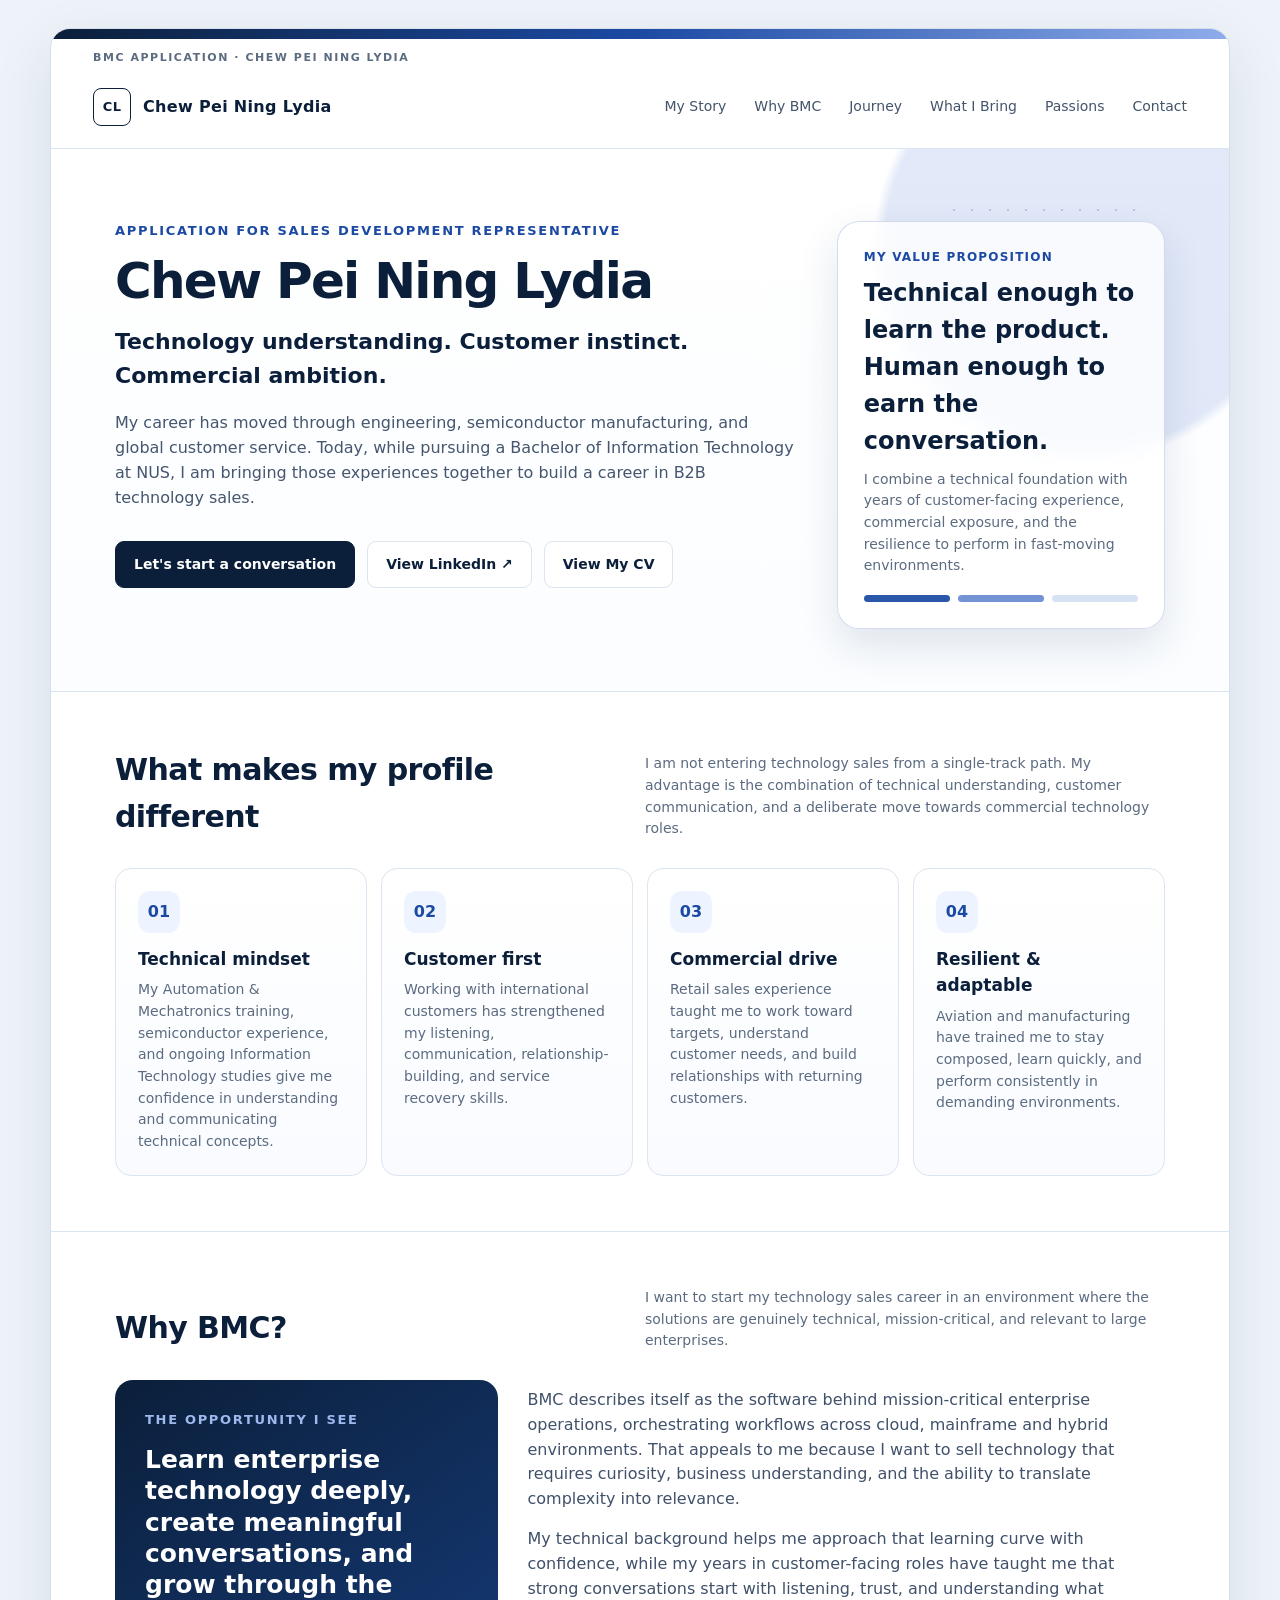
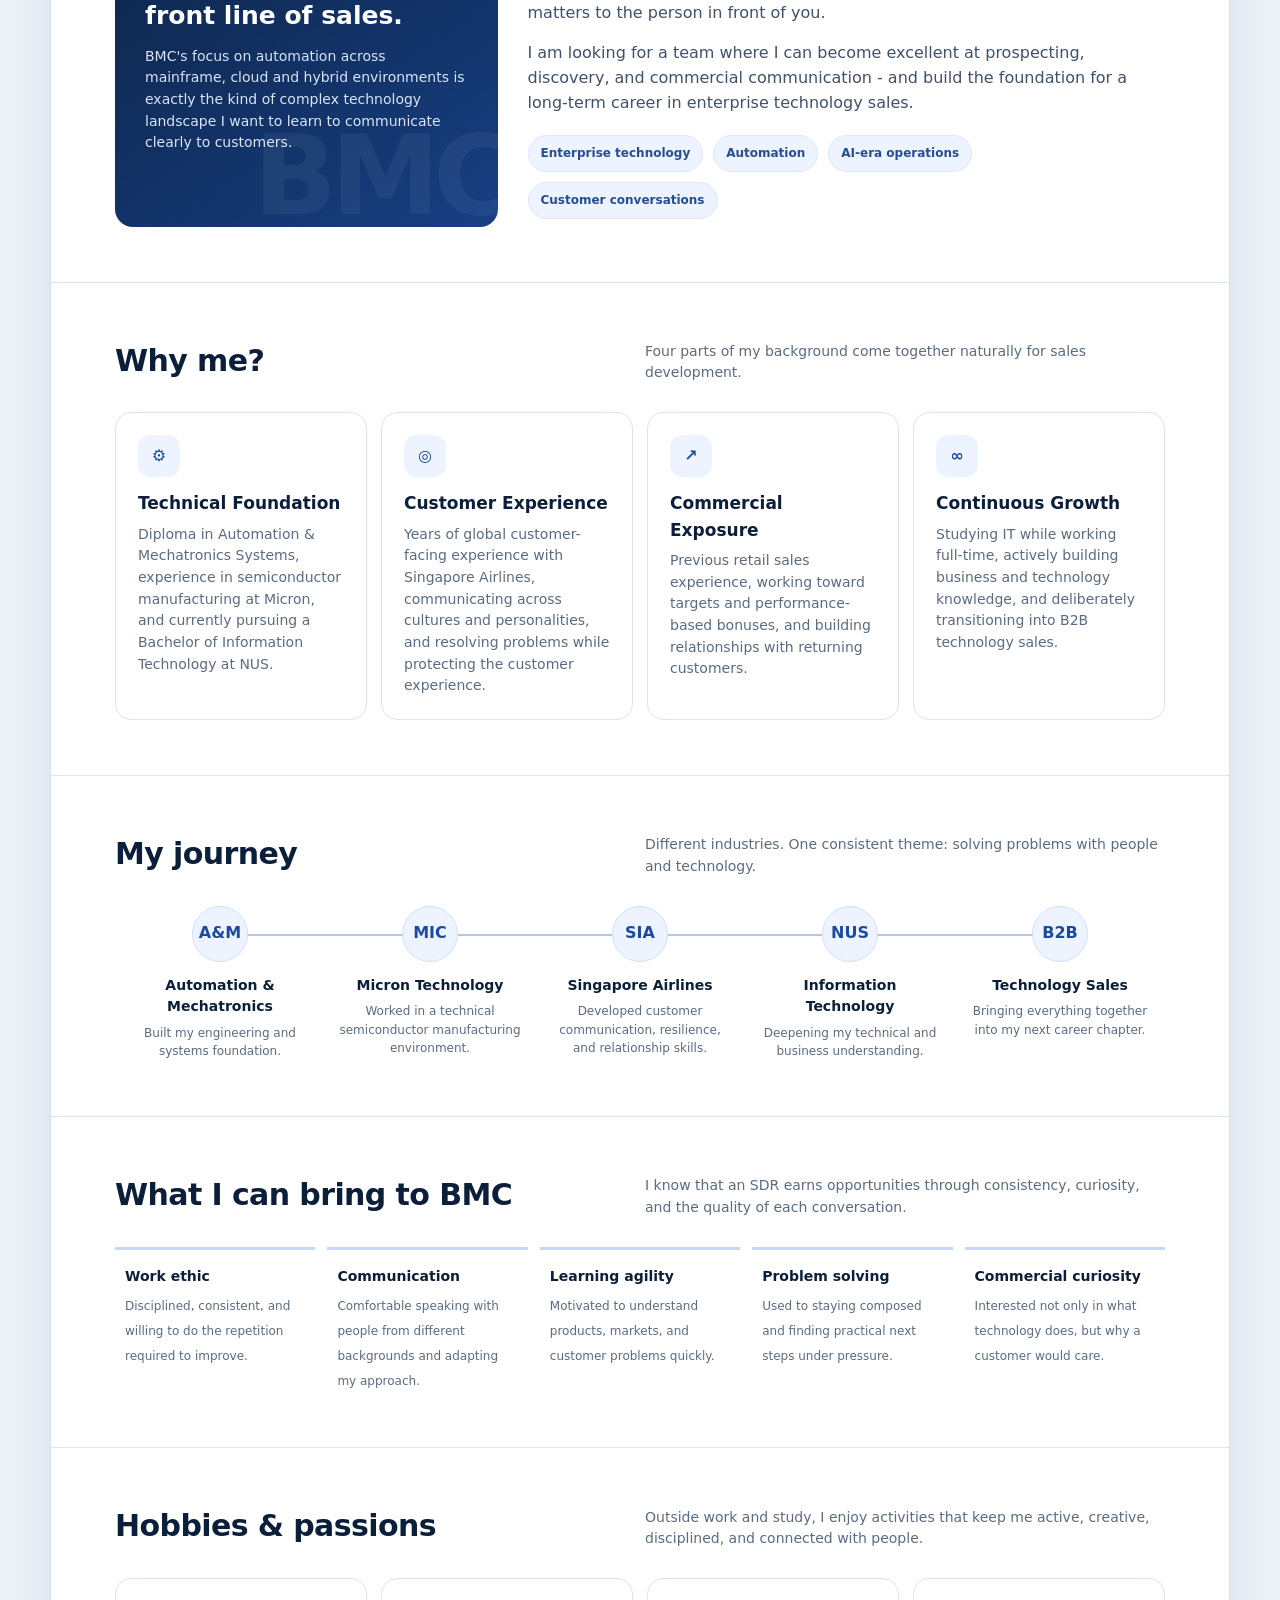
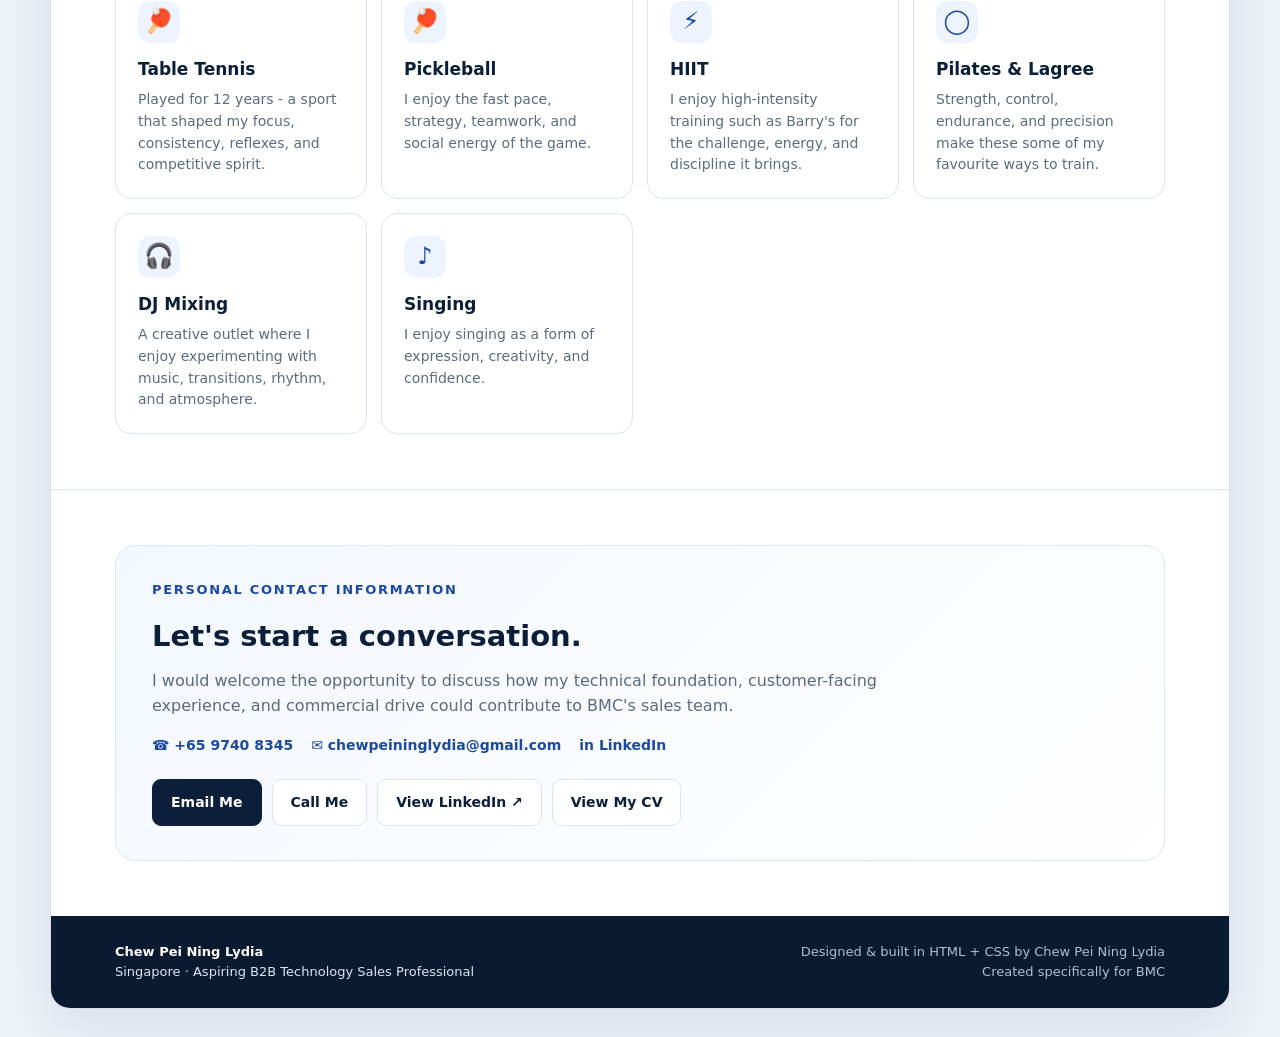
<file: index.html>
<!DOCTYPE html>
<html lang="en">
<head>
<meta charset="UTF-8" />
<meta name="viewport" content="width=device-width, initial-scale=1.0" />
<title>BMC Application | Chew Pei Ning Lydia</title>
<link rel="stylesheet" href="styles.css" />
</head>
<body>
<div class="page">
  <div class="topbar"></div>
  <div style="padding:10px 42px 0;font-size:11px;font-weight:800;letter-spacing:.14em;text-transform:uppercase;color:#5b6b80">BMC Application · Chew Pei Ning Lydia</div>
  <nav>
    <div class="brand"><div class="monogram">CL</div><span>Chew Pei Ning Lydia</span></div>
    <div class="navlinks"><a href="#story">My Story</a><a href="#bmc">Why BMC</a><a href="#journey">Journey</a><a href="#bring">What I Bring</a><a href="#passions">Passions</a><a href="#contact">Contact</a></div>
  </nav>

  <header class="hero">
    <div>
      <div class="eyebrow">Application for Sales Development Representative</div>
      <h1>Chew Pei Ning Lydia</h1>
      <div class="tagline">Technology understanding. Customer instinct. Commercial ambition.</div>
      <p class="lead">My career has moved through engineering, semiconductor manufacturing, and global customer service. Today, while pursuing a Bachelor of Information Technology at NUS, I am bringing those experiences together to build a career in B2B technology sales.</p>
      <div class="actions">
        <a class="btn primary" href="#contact">Let's start a conversation</a>
        <a class="btn" href="https://www.linkedin.com/in/chew-pei-ning-lydia-b86428143" target="_blank" rel="noopener noreferrer">View LinkedIn ↗</a>
        <a class="btn" href="assets/Chew Pei Ning Lydia CV.pdf" target="_blank" rel="noopener noreferrer">View My CV</a>
      </div>
    </div>
    <aside class="hero-card">
      <div class="small">My value proposition</div>
      <h3>Technical enough to learn the product. Human enough to earn the conversation.</h3>
      <p>I combine a technical foundation with years of customer-facing experience, commercial exposure, and the resilience to perform in fast-moving environments.</p>
      <div class="signal"><span></span><span></span><span></span></div>
    </aside>
  </header>

  <section id="story">
    <div class="section-title"><h2>What makes my profile different</h2><p>I am not entering technology sales from a single-track path. My advantage is the combination of technical understanding, customer communication, and a deliberate move towards commercial technology roles.</p></div>
    <div class="values">
      <div class="value"><div class="icon">01</div><h3>Technical mindset</h3><p>My Automation &amp; Mechatronics training, semiconductor experience, and ongoing Information Technology studies give me confidence in understanding and communicating technical concepts.</p></div>
      <div class="value"><div class="icon">02</div><h3>Customer first</h3><p>Working with international customers has strengthened my listening, communication, relationship-building, and service recovery skills.</p></div>
      <div class="value"><div class="icon">03</div><h3>Commercial drive</h3><p>Retail sales experience taught me to work toward targets, understand customer needs, and build relationships with returning customers.</p></div>
      <div class="value"><div class="icon">04</div><h3>Resilient &amp; adaptable</h3><p>Aviation and manufacturing have trained me to stay composed, learn quickly, and perform consistently in demanding environments.</p></div>
    </div>
  </section>

  <section id="bmc">
    <div class="section-title"><h2>Why BMC?</h2><p>I want to start my technology sales career in an environment where the solutions are genuinely technical, mission-critical, and relevant to large enterprises.</p></div>
    <div class="why">
      <div class="quote-card">
        <div class="eyebrow" style="color:#9fb9ef">The opportunity I see</div>
        <div class="big">Learn enterprise technology deeply, create meaningful conversations, and grow through the front line of sales.</div>
        <p>BMC's focus on automation across mainframe, cloud and hybrid environments is exactly the kind of complex technology landscape I want to learn to communicate clearly to customers.</p>
      </div>
      <div class="why-copy">
        <p>BMC describes itself as the software behind mission-critical enterprise operations, orchestrating workflows across cloud, mainframe and hybrid environments. That appeals to me because I want to sell technology that requires curiosity, business understanding, and the ability to translate complexity into relevance.</p>
        <p>My technical background helps me approach that learning curve with confidence, while my years in customer-facing roles have taught me that strong conversations start with listening, trust, and understanding what matters to the person in front of you.</p>
        <p>I am looking for a team where I can become excellent at prospecting, discovery, and commercial communication - and build the foundation for a long-term career in enterprise technology sales.</p>
        <div class="pill-row"><span class="pill">Enterprise technology</span><span class="pill">Automation</span><span class="pill">AI-era operations</span><span class="pill">Customer conversations</span></div>
      </div>
    </div>
  </section>

  <section>
    <div class="section-title"><h2>Why me?</h2><p>Four parts of my background come together naturally for sales development.</p></div>
    <div class="cards">
      <div class="card"><div class="icon">⚙</div><h3>Technical Foundation</h3><p>Diploma in Automation &amp; Mechatronics Systems, experience in semiconductor manufacturing at Micron, and currently pursuing a Bachelor of Information Technology at NUS.</p></div>
      <div class="card"><div class="icon">◎</div><h3>Customer Experience</h3><p>Years of global customer-facing experience with Singapore Airlines, communicating across cultures and personalities, and resolving problems while protecting the customer experience.</p></div>
      <div class="card"><div class="icon">↗</div><h3>Commercial Exposure</h3><p>Previous retail sales experience, working toward targets and performance-based bonuses, and building relationships with returning customers.</p></div>
      <div class="card"><div class="icon">∞</div><h3>Continuous Growth</h3><p>Studying IT while working full-time, actively building business and technology knowledge, and deliberately transitioning into B2B technology sales.</p></div>
    </div>
  </section>

  <section id="journey">
    <div class="section-title"><h2>My journey</h2><p>Different industries. One consistent theme: solving problems with people and technology.</p></div>
    <div class="journey">
      <div class="step"><div class="dot">A&amp;M</div><h4>Automation &amp; Mechatronics</h4><p>Built my engineering and systems foundation.</p></div>
      <div class="step"><div class="dot">MIC</div><h4>Micron Technology</h4><p>Worked in a technical semiconductor manufacturing environment.</p></div>
      <div class="step"><div class="dot">SIA</div><h4>Singapore Airlines</h4><p>Developed customer communication, resilience, and relationship skills.</p></div>
      <div class="step"><div class="dot">NUS</div><h4>Information Technology</h4><p>Deepening my technical and business understanding.</p></div>
      <div class="step"><div class="dot">B2B</div><h4>Technology Sales</h4><p>Bringing everything together into my next career chapter.</p></div>
    </div>
  </section>

  <section id="bring">
    <div class="section-title"><h2>What I can bring to BMC</h2><p>I know that an SDR earns opportunities through consistency, curiosity, and the quality of each conversation.</p></div>
    <div class="bring">
      <div><strong>Work ethic</strong><span>Disciplined, consistent, and willing to do the repetition required to improve.</span></div>
      <div><strong>Communication</strong><span>Comfortable speaking with people from different backgrounds and adapting my approach.</span></div>
      <div><strong>Learning agility</strong><span>Motivated to understand products, markets, and customer problems quickly.</span></div>
      <div><strong>Problem solving</strong><span>Used to staying composed and finding practical next steps under pressure.</span></div>
      <div><strong>Commercial curiosity</strong><span>Interested not only in what technology does, but why a customer would care.</span></div>
    </div>
  </section>


  <section id="passions">
    <div class="section-title">
      <h2>Hobbies &amp; passions</h2>
      <p>Outside work and study, I enjoy activities that keep me active, creative, disciplined, and connected with people.</p>
    </div>
    <div class="cards passions-grid">
      <div class="card"><div class="icon">🏓</div><h3>Table Tennis</h3><p>Played for 12 years - a sport that shaped my focus, consistency, reflexes, and competitive spirit.</p></div>
      <div class="card"><div class="icon">🏓</div><h3>Pickleball</h3><p>I enjoy the fast pace, strategy, teamwork, and social energy of the game.</p></div>
      <div class="card"><div class="icon">⚡</div><h3>HIIT</h3><p>I enjoy high-intensity training such as Barry's for the challenge, energy, and discipline it brings.</p></div>
      <div class="card"><div class="icon">◯</div><h3>Pilates &amp; Lagree</h3><p>Strength, control, endurance, and precision make these some of my favourite ways to train.</p></div>
      <div class="card"><div class="icon">🎧</div><h3>DJ Mixing</h3><p>A creative outlet where I enjoy experimenting with music, transitions, rhythm, and atmosphere.</p></div>
      <div class="card"><div class="icon">♪</div><h3>Singing</h3><p>I enjoy singing as a form of expression, creativity, and confidence.</p></div>
    </div>
  </section>

  <section id="contact">
    <div class="closing">
      <div>
        <div class="eyebrow">Personal contact information</div>
        <h2>Let's start a conversation.</h2>
        <p>I would welcome the opportunity to discuss how my technical foundation, customer-facing experience, and commercial drive could contribute to BMC's sales team.</p>
        <div class="contact-details">
          <a href="tel:+6597408345" aria-label="Call Chew Pei Ning Lydia">☎ +65 9740 8345</a>
          <a href="mailto:chewpeininglydia@gmail.com?subject=BMC%20Sales%20Development%20-%20Chew%20Pei%20Ning%20Lydia" aria-label="Email Chew Pei Ning Lydia">✉ chewpeininglydia@gmail.com</a>
          <a href="https://www.linkedin.com/in/chew-pei-ning-lydia-b86428143" target="_blank" rel="noopener noreferrer">in LinkedIn</a>
        </div>
        <div class="contact-actions">
          <a class="btn primary" href="mailto:chewpeininglydia@gmail.com?subject=BMC%20Sales%20Development%20-%20Chew%20Pei%20Ning%20Lydia">Email Me</a>
          <a class="btn" href="tel:+6597408345">Call Me</a>
          <a class="btn" href="https://www.linkedin.com/in/chew-pei-ning-lydia-b86428143" target="_blank" rel="noopener noreferrer">View LinkedIn ↗</a>
          <a class="btn" href="assets/Chew Pei Ning Lydia CV.pdf" target="_blank" rel="noopener noreferrer">View My CV</a>
        </div>
      </div>
    </div>
  </section>

  <footer>
    <div><strong>Chew Pei Ning Lydia</strong><br>Singapore · Aspiring B2B Technology Sales Professional</div>
    <div class="credit">Designed &amp; built in HTML + CSS by Chew Pei Ning Lydia<br>Created specifically for BMC</div>
  </footer>
</div>
</body>
</html>
</file>
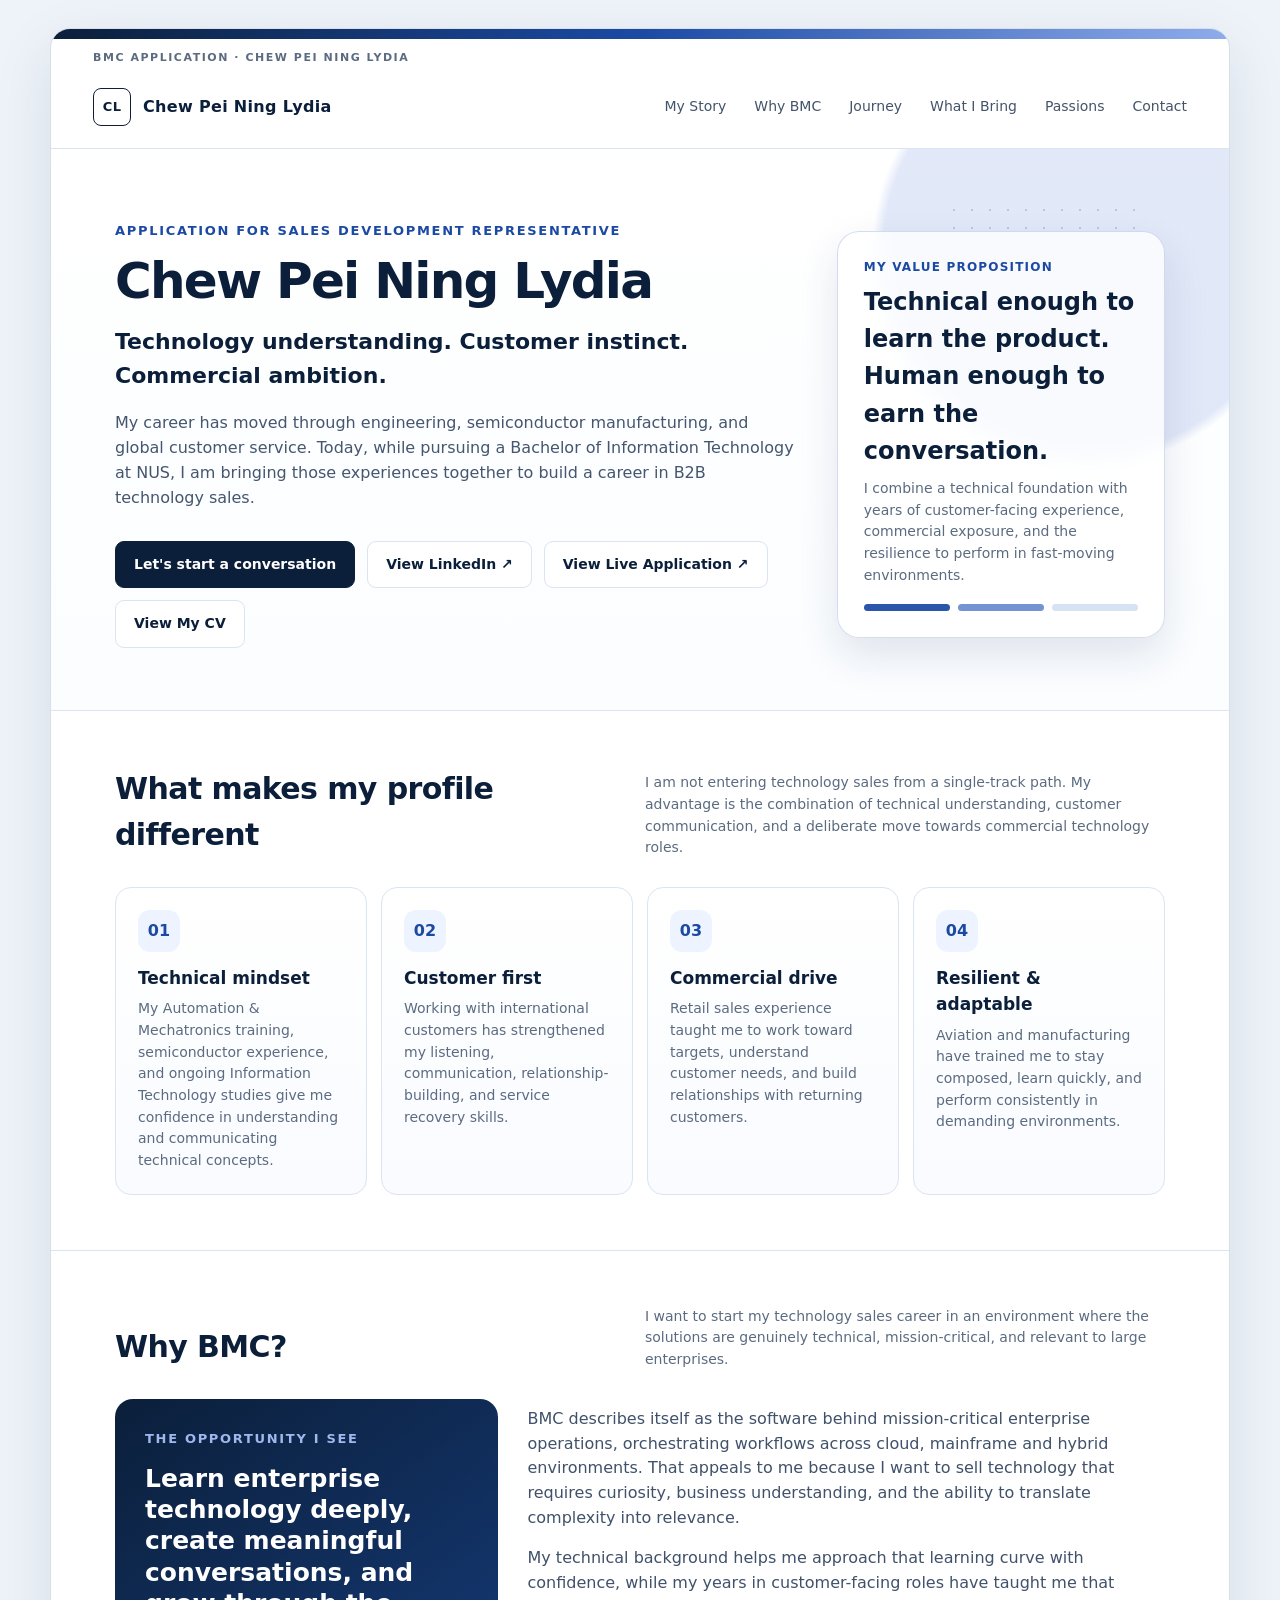
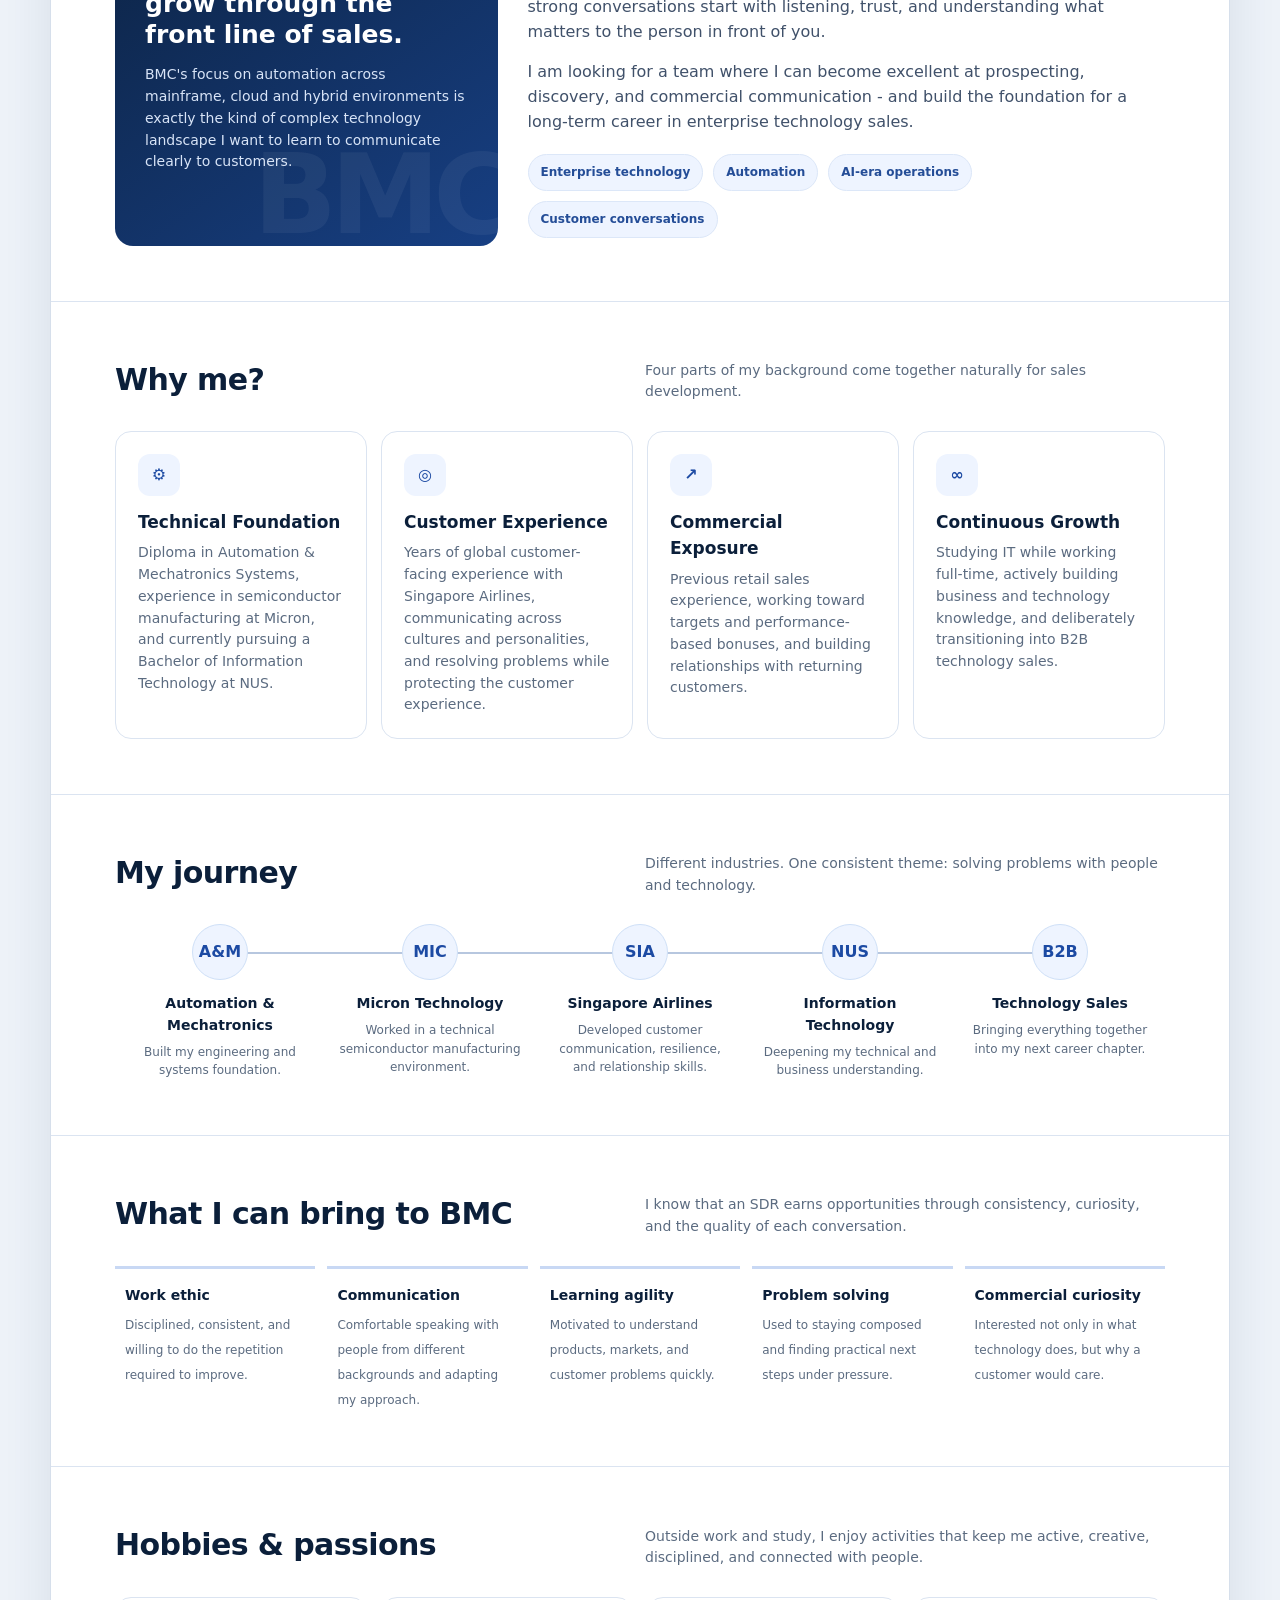
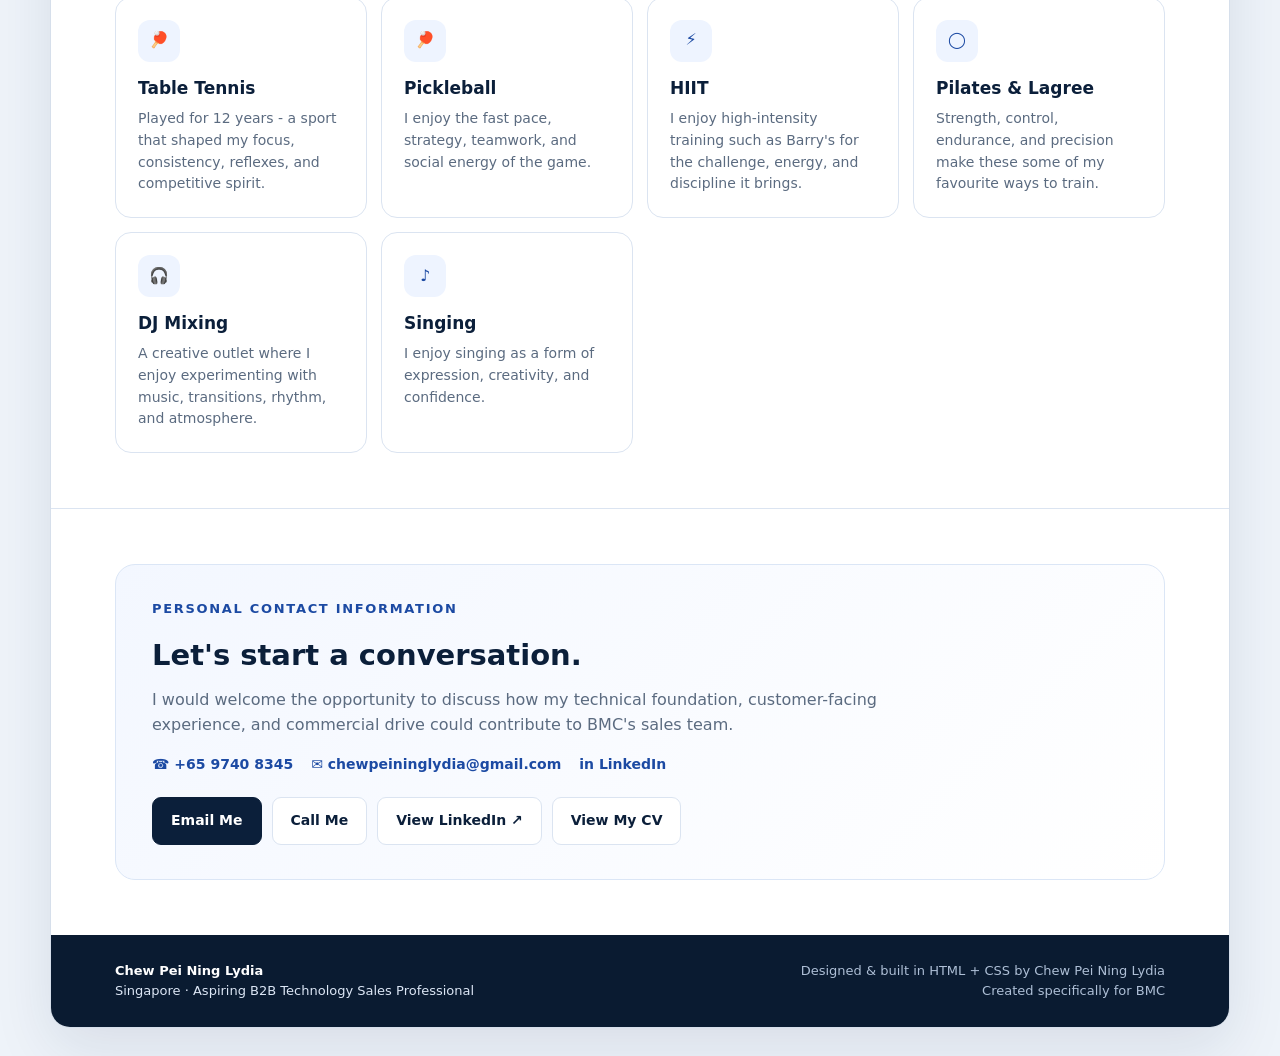
<file: BMC Application - Chew Pei Ning Lydia.html>
<!DOCTYPE html>
<html lang="en">
<head>
<meta charset="UTF-8" />
<meta name="viewport" content="width=device-width, initial-scale=1.0" />
<title>BMC Application | Chew Pei Ning Lydia</title>
<style>
:root{
    --ink:#0b1f3a;
    --blue:#1c4aa3;
    --blue2:#5f83d8;
    --soft:#f5f8fd;
    --line:#dbe4f1;
    --muted:#5b6b80;
    --white:#ffffff;
  }
  *{box-sizing:border-box}
  html{scroll-behavior:smooth}
  body{margin:0;font-family:Inter,ui-sans-serif,system-ui,-apple-system,BlinkMacSystemFont,"Segoe UI",Arial,sans-serif;color:var(--ink);background:#eef3f9;line-height:1.55}
  a{color:inherit;text-decoration:none}
  .page{max-width:1180px;margin:28px auto;background:white;border:1px solid #d6dfeb;border-radius:20px;overflow:hidden;box-shadow:0 20px 60px rgba(16,41,79,.10)}
  .topbar{height:10px;background:linear-gradient(90deg,var(--ink),var(--blue),#8eaceb)}
  nav{display:flex;justify-content:space-between;align-items:center;padding:22px 42px;border-bottom:1px solid var(--line);position:relative;background:rgba(255,255,255,.96)}
  .brand{display:flex;align-items:center;gap:12px;font-weight:800;letter-spacing:.02em}
  .monogram{width:38px;height:38px;border:1.5px solid var(--ink);display:grid;place-items:center;border-radius:8px;font-size:13px}
  .navlinks{display:flex;gap:28px;font-size:14px;color:#43546b}
  .navlinks a:hover{color:var(--blue)}
  .hero{position:relative;display:grid;grid-template-columns:1.35fr .65fr;gap:40px;padding:72px 64px 62px;overflow:hidden;background:
      radial-gradient(circle at 88% 18%, rgba(95,131,216,.18) 0 18%, transparent 19%),
      linear-gradient(180deg,#fff 0%,#fbfdff 100%)}
  .hero:after{content:"";position:absolute;right:8%;top:52px;width:190px;height:190px;background-image:radial-gradient(#6688d2 1.2px,transparent 1.2px);background-size:18px 18px;opacity:.35;z-index:0}
  .hero > *{position:relative;z-index:1}
  .eyebrow{font-size:13px;font-weight:800;letter-spacing:.13em;color:var(--blue);text-transform:uppercase;margin-bottom:14px}
  h1{font-size:50px;line-height:1.04;margin:0 0 18px;letter-spacing:-.035em}
  .tagline{font-size:22px;font-weight:700;margin-bottom:18px;max-width:700px}
  .lead{max-width:720px;color:#45566e;font-size:16px}
  .actions{display:flex;gap:12px;margin-top:30px;flex-wrap:wrap}
  .btn{padding:12px 18px;border-radius:9px;border:1px solid var(--line);font-weight:700;font-size:14px;background:#fff;display:inline-flex;align-items:center;justify-content:center;gap:8px;transition:transform .2s ease,box-shadow .2s ease,border-color .2s ease}.btn:hover{transform:translateY(-2px);box-shadow:0 10px 24px rgba(16,41,79,.12);border-color:#b8c9e3}
  .btn.primary{background:var(--ink);color:#fff;border-color:var(--ink)}
  .hero-card{align-self:center;background:rgba(255,255,255,.78);backdrop-filter:blur(9px);border:1px solid rgba(123,151,206,.32);border-radius:22px;padding:26px;box-shadow:0 18px 40px rgba(22,53,102,.12)}
  .hero-card .small{font-size:12px;letter-spacing:.1em;text-transform:uppercase;color:var(--blue);font-weight:800}
  .hero-card h3{font-size:24px;margin:8px 0 8px}
  .hero-card p{margin:0;color:var(--muted);font-size:14px}
  .hero-card .signal{display:grid;grid-template-columns:repeat(3,1fr);gap:8px;margin-top:18px}
  .signal span{height:7px;border-radius:999px;background:#d7e2f5}.signal span:nth-child(1){background:#2a57aa}.signal span:nth-child(2){background:#7493d5}
  section{padding:55px 64px;border-top:1px solid var(--line)}
  .section-title{display:flex;align-items:end;justify-content:space-between;gap:20px;margin-bottom:28px}
  .section-title h2{font-size:30px;margin:0;letter-spacing:-.02em}
  .section-title p{margin:0;color:var(--muted);max-width:520px;font-size:14px}
  .values{display:grid;grid-template-columns:repeat(4,1fr);gap:14px}
  .value{padding:22px;border:1px solid var(--line);border-radius:16px;background:linear-gradient(180deg,#fff,#f9fbff)}
  .icon{width:42px;height:42px;border-radius:12px;background:#eef4ff;color:var(--blue);display:grid;place-items:center;font-weight:900;margin-bottom:13px}
  .value h3,.card h3{margin:0 0 7px;font-size:17px}
  .value p,.card p{margin:0;color:var(--muted);font-size:14px}
  .why{display:grid;grid-template-columns:.75fr 1.25fr;gap:30px;align-items:stretch}
  .quote-card{background:linear-gradient(145deg,#0b1f3a,#173f83);color:#fff;border-radius:18px;padding:30px;position:relative;overflow:hidden}
  .quote-card:after{content:"BMC";position:absolute;right:-10px;bottom:-35px;font-size:110px;font-weight:900;color:rgba(255,255,255,.055);letter-spacing:-.06em}
  .quote-card .big{font-size:25px;line-height:1.25;font-weight:750;margin:14px 0}
  .quote-card p{color:#d8e4f7;font-size:14px}
  .why-copy{padding:8px 0}
  .why-copy p{color:#40516a;margin:0 0 15px}
  .pill-row{display:flex;gap:10px;flex-wrap:wrap;margin-top:20px}
  .pill{padding:8px 12px;border-radius:999px;background:#eef4ff;border:1px solid #dce7f8;color:#244d97;font-size:12px;font-weight:700}
  .cards{display:grid;grid-template-columns:repeat(4,1fr);gap:14px}
  .card{border:1px solid var(--line);border-radius:16px;padding:22px;background:#fff}
  .card ul{padding-left:18px;margin:10px 0 0;color:var(--muted);font-size:13px}
  .card li{margin:7px 0}
  .journey{display:grid;grid-template-columns:repeat(5,1fr);gap:0;position:relative;margin-top:18px}
  .journey:before{content:"";position:absolute;left:8%;right:8%;top:28px;height:2px;background:#b7c7df}
  .step{text-align:center;position:relative;padding:0 12px}
  .dot{width:56px;height:56px;border-radius:50%;background:#eef4ff;border:1px solid #cfe0f7;display:grid;place-items:center;margin:0 auto 13px;font-weight:900;color:var(--blue);position:relative;z-index:1}
  .step h4{margin:0 0 6px;font-size:14px}.step p{font-size:12px;color:var(--muted);margin:0}
  .bring{display:grid;grid-template-columns:repeat(5,1fr);gap:12px}
  .bring div{border-top:3px solid #c8d8f4;padding:16px 10px 0}
  .bring strong{display:block;font-size:14px;margin-bottom:6px}.bring span{font-size:12px;color:var(--muted)}
  .closing{background:linear-gradient(135deg,#f3f7ff,#fff);border:1px solid #dbe6f6;border-radius:20px;padding:34px 36px;display:grid;grid-template-columns:1fr auto;gap:25px;align-items:center}
  .closing h2{margin:0 0 10px;font-size:29px}.closing p{margin:0;color:var(--muted);max-width:740px}.contact-actions{display:flex;gap:10px;flex-wrap:wrap;margin-top:22px}.contact-details{display:flex;gap:18px;flex-wrap:wrap;margin-top:16px;font-size:14px;color:#40516a}.contact-details a{font-weight:700;color:var(--blue)}.contact-details a:hover{text-decoration:underline}
  footer{padding:26px 64px;background:#0a1b31;color:#dce6f5;display:flex;justify-content:space-between;gap:20px;align-items:center;font-size:13px}
  footer strong{color:white}
  .credit{color:#aebfd6;text-align:right}
  @media(max-width:900px){.navlinks{display:none}.hero{grid-template-columns:1fr;padding:50px 28px}.hero-card{max-width:520px}.values,.cards{grid-template-columns:repeat(2,1fr)}.why{grid-template-columns:1fr}.journey{grid-template-columns:1fr;gap:22px}.journey:before{display:none}.bring{grid-template-columns:1fr 1fr}section{padding:45px 28px}footer{padding:24px 28px;flex-direction:column;align-items:flex-start}.credit{text-align:left}}
  @media(max-width:560px){h1{font-size:38px}.values,.cards,.bring{grid-template-columns:1fr}.closing{grid-template-columns:1fr}.section-title{display:block}.section-title p{margin-top:9px}}
  @media print{
    body{background:#fff}
    .page{margin:0;max-width:none;border:0;border-radius:0;box-shadow:none}
    nav{position:static}
    .actions{display:none}
    .hero{padding-top:46px;padding-bottom:46px}
    section{padding-top:38px;padding-bottom:38px;break-inside:avoid}
    .value,.card,.quote-card,.closing{break-inside:avoid}
    @page{size:A4;margin:8mm}
  }

</style>
</head>
<body>
<div class="page">
  <div class="topbar"></div>
  <div style="padding:10px 42px 0;font-size:11px;font-weight:800;letter-spacing:.14em;text-transform:uppercase;color:#5b6b80">BMC Application · Chew Pei Ning Lydia</div>
  <nav>
    <div class="brand"><div class="monogram">CL</div><span>Chew Pei Ning Lydia</span></div>
    <div class="navlinks"><a href="#story">My Story</a><a href="#bmc">Why BMC</a><a href="#journey">Journey</a><a href="#bring">What I Bring</a><a href="#passions">Passions</a><a href="#contact">Contact</a></div>
  </nav>

  <header class="hero">
    <div>
      <div class="eyebrow">Application for Sales Development Representative</div>
      <h1>Chew Pei Ning Lydia</h1>
      <div class="tagline">Technology understanding. Customer instinct. Commercial ambition.</div>
      <p class="lead">My career has moved through engineering, semiconductor manufacturing, and global customer service. Today, while pursuing a Bachelor of Information Technology at NUS, I am bringing those experiences together to build a career in B2B technology sales.</p>
      <div class="actions">
        <a class="btn primary" href="#contact">Let's start a conversation</a>
        <a class="btn" href="https://www.linkedin.com/in/chew-pei-ning-lydia-b86428143" target="_blank" rel="noopener noreferrer">View LinkedIn ↗</a>
        <a class="btn" href="https://chewpeininglydia.github.io/BMC-Application-Chew-Pei-Ning-Lydia/" target="_blank" rel="noopener noreferrer">View Live Application ↗</a>
        <a class="btn" href="https://chewpeininglydia.github.io/BMC-Application-Chew-Pei-Ning-Lydia/assets/Chew%20Pei%20Ning%20Lydia%20CV.pdf" target="_blank" rel="noopener noreferrer">View My CV</a>
      </div>
    </div>
    <aside class="hero-card">
      <div class="small">My value proposition</div>
      <h3>Technical enough to learn the product. Human enough to earn the conversation.</h3>
      <p>I combine a technical foundation with years of customer-facing experience, commercial exposure, and the resilience to perform in fast-moving environments.</p>
      <div class="signal"><span></span><span></span><span></span></div>
    </aside>
  </header>

  <section id="story">
    <div class="section-title"><h2>What makes my profile different</h2><p>I am not entering technology sales from a single-track path. My advantage is the combination of technical understanding, customer communication, and a deliberate move towards commercial technology roles.</p></div>
    <div class="values">
      <div class="value"><div class="icon">01</div><h3>Technical mindset</h3><p>My Automation &amp; Mechatronics training, semiconductor experience, and ongoing Information Technology studies give me confidence in understanding and communicating technical concepts.</p></div>
      <div class="value"><div class="icon">02</div><h3>Customer first</h3><p>Working with international customers has strengthened my listening, communication, relationship-building, and service recovery skills.</p></div>
      <div class="value"><div class="icon">03</div><h3>Commercial drive</h3><p>Retail sales experience taught me to work toward targets, understand customer needs, and build relationships with returning customers.</p></div>
      <div class="value"><div class="icon">04</div><h3>Resilient &amp; adaptable</h3><p>Aviation and manufacturing have trained me to stay composed, learn quickly, and perform consistently in demanding environments.</p></div>
    </div>
  </section>

  <section id="bmc">
    <div class="section-title"><h2>Why BMC?</h2><p>I want to start my technology sales career in an environment where the solutions are genuinely technical, mission-critical, and relevant to large enterprises.</p></div>
    <div class="why">
      <div class="quote-card">
        <div class="eyebrow" style="color:#9fb9ef">The opportunity I see</div>
        <div class="big">Learn enterprise technology deeply, create meaningful conversations, and grow through the front line of sales.</div>
        <p>BMC's focus on automation across mainframe, cloud and hybrid environments is exactly the kind of complex technology landscape I want to learn to communicate clearly to customers.</p>
      </div>
      <div class="why-copy">
        <p>BMC describes itself as the software behind mission-critical enterprise operations, orchestrating workflows across cloud, mainframe and hybrid environments. That appeals to me because I want to sell technology that requires curiosity, business understanding, and the ability to translate complexity into relevance.</p>
        <p>My technical background helps me approach that learning curve with confidence, while my years in customer-facing roles have taught me that strong conversations start with listening, trust, and understanding what matters to the person in front of you.</p>
        <p>I am looking for a team where I can become excellent at prospecting, discovery, and commercial communication - and build the foundation for a long-term career in enterprise technology sales.</p>
        <div class="pill-row"><span class="pill">Enterprise technology</span><span class="pill">Automation</span><span class="pill">AI-era operations</span><span class="pill">Customer conversations</span></div>
      </div>
    </div>
  </section>

  <section>
    <div class="section-title"><h2>Why me?</h2><p>Four parts of my background come together naturally for sales development.</p></div>
    <div class="cards">
      <div class="card"><div class="icon">⚙</div><h3>Technical Foundation</h3><p>Diploma in Automation &amp; Mechatronics Systems, experience in semiconductor manufacturing at Micron, and currently pursuing a Bachelor of Information Technology at NUS.</p></div>
      <div class="card"><div class="icon">◎</div><h3>Customer Experience</h3><p>Years of global customer-facing experience with Singapore Airlines, communicating across cultures and personalities, and resolving problems while protecting the customer experience.</p></div>
      <div class="card"><div class="icon">↗</div><h3>Commercial Exposure</h3><p>Previous retail sales experience, working toward targets and performance-based bonuses, and building relationships with returning customers.</p></div>
      <div class="card"><div class="icon">∞</div><h3>Continuous Growth</h3><p>Studying IT while working full-time, actively building business and technology knowledge, and deliberately transitioning into B2B technology sales.</p></div>
    </div>
  </section>

  <section id="journey">
    <div class="section-title"><h2>My journey</h2><p>Different industries. One consistent theme: solving problems with people and technology.</p></div>
    <div class="journey">
      <div class="step"><div class="dot">A&amp;M</div><h4>Automation &amp; Mechatronics</h4><p>Built my engineering and systems foundation.</p></div>
      <div class="step"><div class="dot">MIC</div><h4>Micron Technology</h4><p>Worked in a technical semiconductor manufacturing environment.</p></div>
      <div class="step"><div class="dot">SIA</div><h4>Singapore Airlines</h4><p>Developed customer communication, resilience, and relationship skills.</p></div>
      <div class="step"><div class="dot">NUS</div><h4>Information Technology</h4><p>Deepening my technical and business understanding.</p></div>
      <div class="step"><div class="dot">B2B</div><h4>Technology Sales</h4><p>Bringing everything together into my next career chapter.</p></div>
    </div>
  </section>

  <section id="bring">
    <div class="section-title"><h2>What I can bring to BMC</h2><p>I know that an SDR earns opportunities through consistency, curiosity, and the quality of each conversation.</p></div>
    <div class="bring">
      <div><strong>Work ethic</strong><span>Disciplined, consistent, and willing to do the repetition required to improve.</span></div>
      <div><strong>Communication</strong><span>Comfortable speaking with people from different backgrounds and adapting my approach.</span></div>
      <div><strong>Learning agility</strong><span>Motivated to understand products, markets, and customer problems quickly.</span></div>
      <div><strong>Problem solving</strong><span>Used to staying composed and finding practical next steps under pressure.</span></div>
      <div><strong>Commercial curiosity</strong><span>Interested not only in what technology does, but why a customer would care.</span></div>
    </div>
  </section>


  <section id="passions">
    <div class="section-title">
      <h2>Hobbies &amp; passions</h2>
      <p>Outside work and study, I enjoy activities that keep me active, creative, disciplined, and connected with people.</p>
    </div>
    <div class="cards passions-grid">
      <div class="card"><div class="icon">🏓</div><h3>Table Tennis</h3><p>Played for 12 years - a sport that shaped my focus, consistency, reflexes, and competitive spirit.</p></div>
      <div class="card"><div class="icon">🏓</div><h3>Pickleball</h3><p>I enjoy the fast pace, strategy, teamwork, and social energy of the game.</p></div>
      <div class="card"><div class="icon">⚡</div><h3>HIIT</h3><p>I enjoy high-intensity training such as Barry's for the challenge, energy, and discipline it brings.</p></div>
      <div class="card"><div class="icon">◯</div><h3>Pilates &amp; Lagree</h3><p>Strength, control, endurance, and precision make these some of my favourite ways to train.</p></div>
      <div class="card"><div class="icon">🎧</div><h3>DJ Mixing</h3><p>A creative outlet where I enjoy experimenting with music, transitions, rhythm, and atmosphere.</p></div>
      <div class="card"><div class="icon">♪</div><h3>Singing</h3><p>I enjoy singing as a form of expression, creativity, and confidence.</p></div>
    </div>
  </section>

  <section id="contact">
    <div class="closing">
      <div>
        <div class="eyebrow">Personal contact information</div>
        <h2>Let's start a conversation.</h2>
        <p>I would welcome the opportunity to discuss how my technical foundation, customer-facing experience, and commercial drive could contribute to BMC's sales team.</p>
        <div class="contact-details">
          <a href="tel:+6597408345" aria-label="Call Chew Pei Ning Lydia">☎ +65 9740 8345</a>
          <a href="mailto:chewpeininglydia@gmail.com?subject=BMC%20Sales%20Development%20-%20Chew%20Pei%20Ning%20Lydia" aria-label="Email Chew Pei Ning Lydia">✉ chewpeininglydia@gmail.com</a>
          <a href="https://www.linkedin.com/in/chew-pei-ning-lydia-b86428143" target="_blank" rel="noopener noreferrer">in LinkedIn</a>
        </div>
        <div class="contact-actions">
          <a class="btn primary" href="mailto:chewpeininglydia@gmail.com?subject=BMC%20Sales%20Development%20-%20Chew%20Pei%20Ning%20Lydia">Email Me</a>
          <a class="btn" href="tel:+6597408345">Call Me</a>
          <a class="btn" href="https://www.linkedin.com/in/chew-pei-ning-lydia-b86428143" target="_blank" rel="noopener noreferrer">View LinkedIn ↗</a>
          <a class="btn" href="https://chewpeininglydia.github.io/BMC-Application-Chew-Pei-Ning-Lydia/assets/Chew%20Pei%20Ning%20Lydia%20CV.pdf" target="_blank" rel="noopener noreferrer">View My CV</a>
        </div>
      </div>
    </div>
  </section>

  <footer>
    <div><strong>Chew Pei Ning Lydia</strong><br>Singapore · Aspiring B2B Technology Sales Professional</div>
    <div class="credit">Designed &amp; built in HTML + CSS by Chew Pei Ning Lydia<br>Created specifically for BMC</div>
  </footer>
</div>
</body>
</html>
</file>
<file: styles.css>
:root{
    --ink:#0b1f3a;
    --blue:#1c4aa3;
    --blue2:#5f83d8;
    --soft:#f5f8fd;
    --line:#dbe4f1;
    --muted:#5b6b80;
    --white:#ffffff;
  }
  *{box-sizing:border-box}
  html{scroll-behavior:smooth}
  body{margin:0;font-family:Inter,ui-sans-serif,system-ui,-apple-system,BlinkMacSystemFont,"Segoe UI",Arial,sans-serif;color:var(--ink);background:#eef3f9;line-height:1.55}
  a{color:inherit;text-decoration:none}
  .page{max-width:1180px;margin:28px auto;background:white;border:1px solid #d6dfeb;border-radius:20px;overflow:hidden;box-shadow:0 20px 60px rgba(16,41,79,.10)}
  .topbar{height:10px;background:linear-gradient(90deg,var(--ink),var(--blue),#8eaceb)}
  nav{display:flex;justify-content:space-between;align-items:center;padding:22px 42px;border-bottom:1px solid var(--line);position:relative;background:rgba(255,255,255,.96)}
  .brand{display:flex;align-items:center;gap:12px;font-weight:800;letter-spacing:.02em}
  .monogram{width:38px;height:38px;border:1.5px solid var(--ink);display:grid;place-items:center;border-radius:8px;font-size:13px}
  .navlinks{display:flex;gap:28px;font-size:14px;color:#43546b}
  .navlinks a:hover{color:var(--blue)}
  .hero{position:relative;display:grid;grid-template-columns:1.35fr .65fr;gap:40px;padding:72px 64px 62px;overflow:hidden;background:
      radial-gradient(circle at 88% 18%, rgba(95,131,216,.18) 0 18%, transparent 19%),
      linear-gradient(180deg,#fff 0%,#fbfdff 100%)}
  .hero:after{content:"";position:absolute;right:8%;top:52px;width:190px;height:190px;background-image:radial-gradient(#6688d2 1.2px,transparent 1.2px);background-size:18px 18px;opacity:.35;z-index:0}
  .hero > *{position:relative;z-index:1}
  .eyebrow{font-size:13px;font-weight:800;letter-spacing:.13em;color:var(--blue);text-transform:uppercase;margin-bottom:14px}
  h1{font-size:50px;line-height:1.04;margin:0 0 18px;letter-spacing:-.035em}
  .tagline{font-size:22px;font-weight:700;margin-bottom:18px;max-width:700px}
  .lead{max-width:720px;color:#45566e;font-size:16px}
  .actions{display:flex;gap:12px;margin-top:30px;flex-wrap:wrap}
  .btn{padding:12px 18px;border-radius:9px;border:1px solid var(--line);font-weight:700;font-size:14px;background:#fff;display:inline-flex;align-items:center;justify-content:center;gap:8px;transition:transform .2s ease,box-shadow .2s ease,border-color .2s ease}.btn:hover{transform:translateY(-2px);box-shadow:0 10px 24px rgba(16,41,79,.12);border-color:#b8c9e3}
  .btn.primary{background:var(--ink);color:#fff;border-color:var(--ink)}
  .hero-card{align-self:center;background:rgba(255,255,255,.78);backdrop-filter:blur(9px);border:1px solid rgba(123,151,206,.32);border-radius:22px;padding:26px;box-shadow:0 18px 40px rgba(22,53,102,.12)}
  .hero-card .small{font-size:12px;letter-spacing:.1em;text-transform:uppercase;color:var(--blue);font-weight:800}
  .hero-card h3{font-size:24px;margin:8px 0 8px}
  .hero-card p{margin:0;color:var(--muted);font-size:14px}
  .hero-card .signal{display:grid;grid-template-columns:repeat(3,1fr);gap:8px;margin-top:18px}
  .signal span{height:7px;border-radius:999px;background:#d7e2f5}.signal span:nth-child(1){background:#2a57aa}.signal span:nth-child(2){background:#7493d5}
  section{padding:55px 64px;border-top:1px solid var(--line)}
  .section-title{display:flex;align-items:end;justify-content:space-between;gap:20px;margin-bottom:28px}
  .section-title h2{font-size:30px;margin:0;letter-spacing:-.02em}
  .section-title p{margin:0;color:var(--muted);max-width:520px;font-size:14px}
  .values{display:grid;grid-template-columns:repeat(4,1fr);gap:14px}
  .value{padding:22px;border:1px solid var(--line);border-radius:16px;background:linear-gradient(180deg,#fff,#f9fbff)}
  .icon{width:42px;height:42px;border-radius:12px;background:#eef4ff;color:var(--blue);display:grid;place-items:center;font-weight:900;margin-bottom:13px}
  .value h3,.card h3{margin:0 0 7px;font-size:17px}
  .value p,.card p{margin:0;color:var(--muted);font-size:14px}
  .why{display:grid;grid-template-columns:.75fr 1.25fr;gap:30px;align-items:stretch}
  .quote-card{background:linear-gradient(145deg,#0b1f3a,#173f83);color:#fff;border-radius:18px;padding:30px;position:relative;overflow:hidden}
  .quote-card:after{content:"BMC";position:absolute;right:-10px;bottom:-35px;font-size:110px;font-weight:900;color:rgba(255,255,255,.055);letter-spacing:-.06em}
  .quote-card .big{font-size:25px;line-height:1.25;font-weight:750;margin:14px 0}
  .quote-card p{color:#d8e4f7;font-size:14px}
  .why-copy{padding:8px 0}
  .why-copy p{color:#40516a;margin:0 0 15px}
  .pill-row{display:flex;gap:10px;flex-wrap:wrap;margin-top:20px}
  .pill{padding:8px 12px;border-radius:999px;background:#eef4ff;border:1px solid #dce7f8;color:#244d97;font-size:12px;font-weight:700}
  .cards{display:grid;grid-template-columns:repeat(4,1fr);gap:14px}
  .card{border:1px solid var(--line);border-radius:16px;padding:22px;background:#fff}
  .card ul{padding-left:18px;margin:10px 0 0;color:var(--muted);font-size:13px}
  .card li{margin:7px 0}
  .journey{display:grid;grid-template-columns:repeat(5,1fr);gap:0;position:relative;margin-top:18px}
  .journey:before{content:"";position:absolute;left:8%;right:8%;top:28px;height:2px;background:#b7c7df}
  .step{text-align:center;position:relative;padding:0 12px}
  .dot{width:56px;height:56px;border-radius:50%;background:#eef4ff;border:1px solid #cfe0f7;display:grid;place-items:center;margin:0 auto 13px;font-weight:900;color:var(--blue);position:relative;z-index:1}
  .step h4{margin:0 0 6px;font-size:14px}.step p{font-size:12px;color:var(--muted);margin:0}
  .bring{display:grid;grid-template-columns:repeat(5,1fr);gap:12px}
  .bring div{border-top:3px solid #c8d8f4;padding:16px 10px 0}
  .bring strong{display:block;font-size:14px;margin-bottom:6px}.bring span{font-size:12px;color:var(--muted)}
  .closing{background:linear-gradient(135deg,#f3f7ff,#fff);border:1px solid #dbe6f6;border-radius:20px;padding:34px 36px;display:grid;grid-template-columns:1fr auto;gap:25px;align-items:center}
  .closing h2{margin:0 0 10px;font-size:29px}.closing p{margin:0;color:var(--muted);max-width:740px}.contact-actions{display:flex;gap:10px;flex-wrap:wrap;margin-top:22px}.contact-details{display:flex;gap:18px;flex-wrap:wrap;margin-top:16px;font-size:14px;color:#40516a}.contact-details a{font-weight:700;color:var(--blue)}.contact-details a:hover{text-decoration:underline}
  footer{padding:26px 64px;background:#0a1b31;color:#dce6f5;display:flex;justify-content:space-between;gap:20px;align-items:center;font-size:13px}
  footer strong{color:white}
  .credit{color:#aebfd6;text-align:right}
  @media(max-width:900px){.navlinks{display:none}.hero{grid-template-columns:1fr;padding:50px 28px}.hero-card{max-width:520px}.values,.cards{grid-template-columns:repeat(2,1fr)}.why{grid-template-columns:1fr}.journey{grid-template-columns:1fr;gap:22px}.journey:before{display:none}.bring{grid-template-columns:1fr 1fr}section{padding:45px 28px}footer{padding:24px 28px;flex-direction:column;align-items:flex-start}.credit{text-align:left}}
  @media(max-width:560px){h1{font-size:38px}.values,.cards,.bring{grid-template-columns:1fr}.closing{grid-template-columns:1fr}.section-title{display:block}.section-title p{margin-top:9px}}
  @media print{
    body{background:#fff}
    .page{margin:0;max-width:none;border:0;border-radius:0;box-shadow:none}
    nav{position:static}
    .actions{display:none}
    .hero{padding-top:46px;padding-bottom:46px}
    section{padding-top:38px;padding-bottom:38px;break-inside:avoid}
    .value,.card,.quote-card,.closing{break-inside:avoid}
    @page{size:A4;margin:8mm}
  }

/* Hobbies & Passions */
.passions-grid .card { min-height: 190px; }
.passions-grid .icon { font-size: 24px; }
</file>
